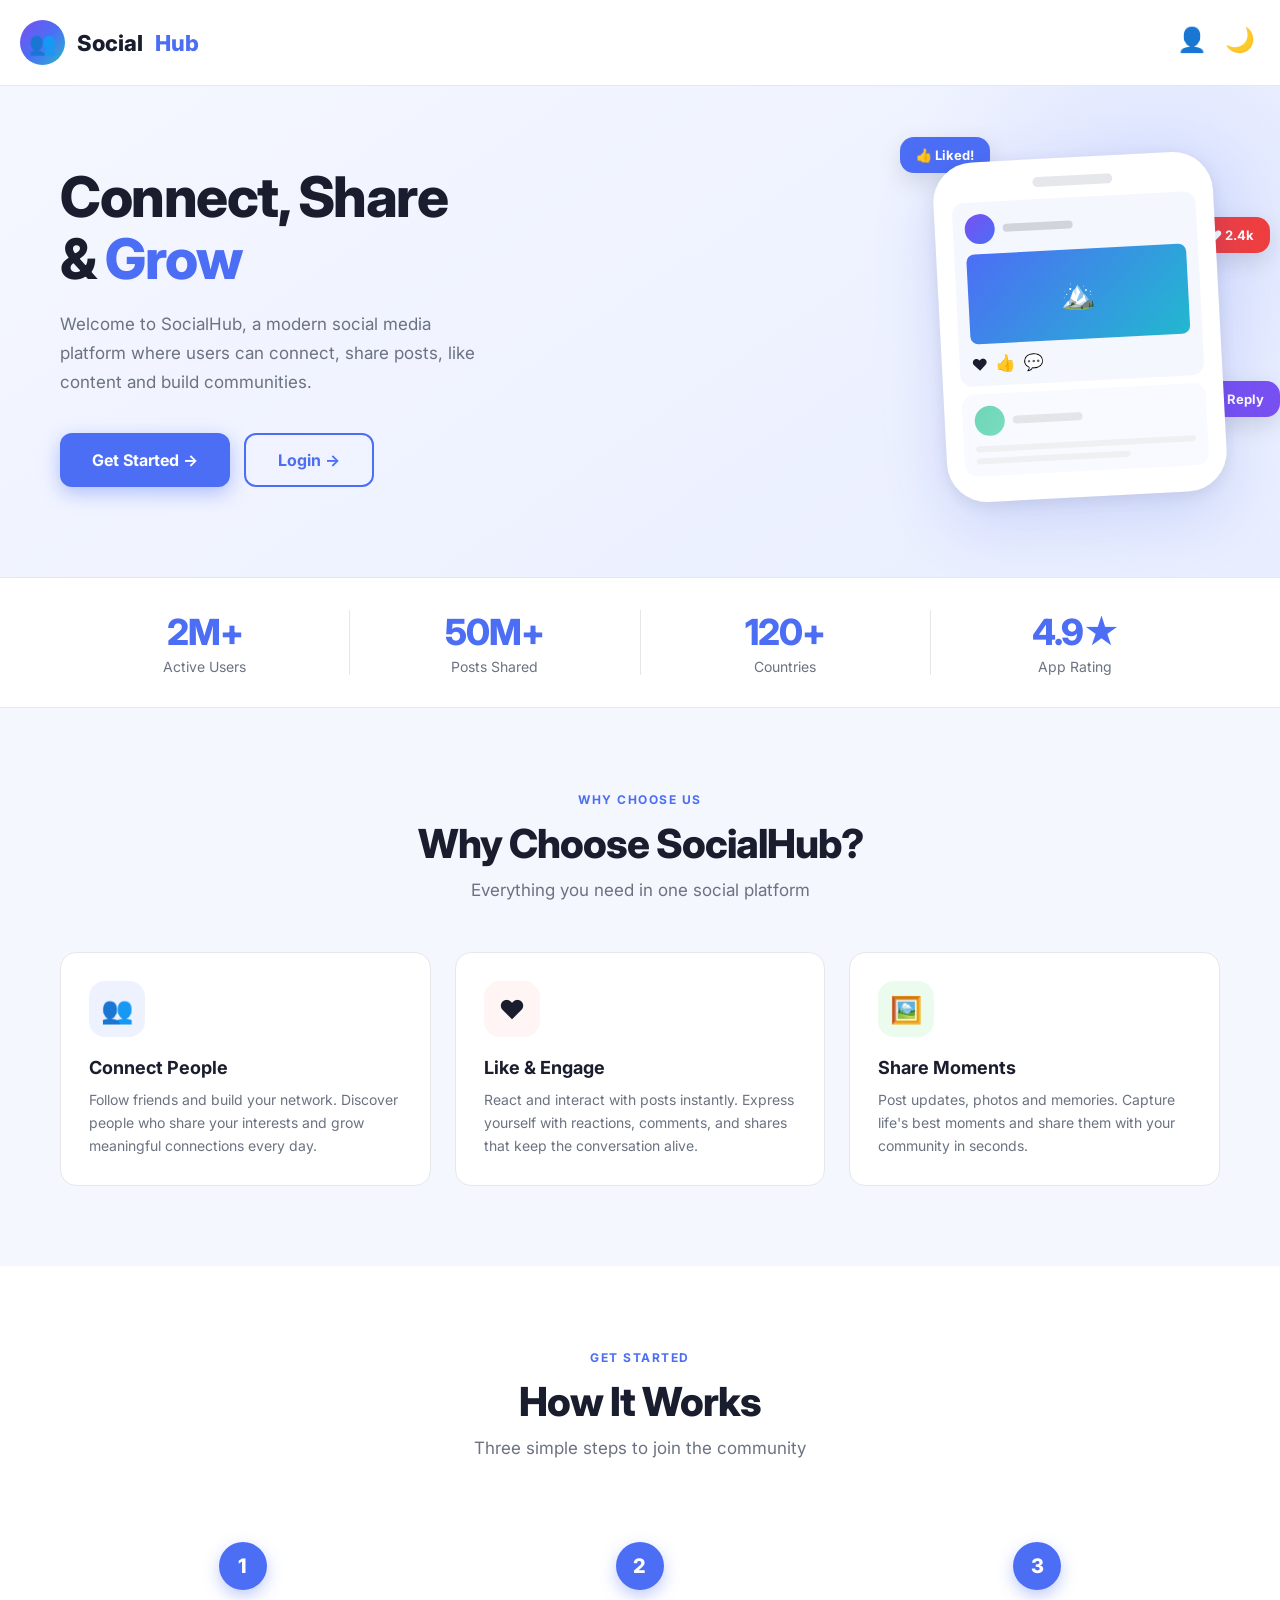
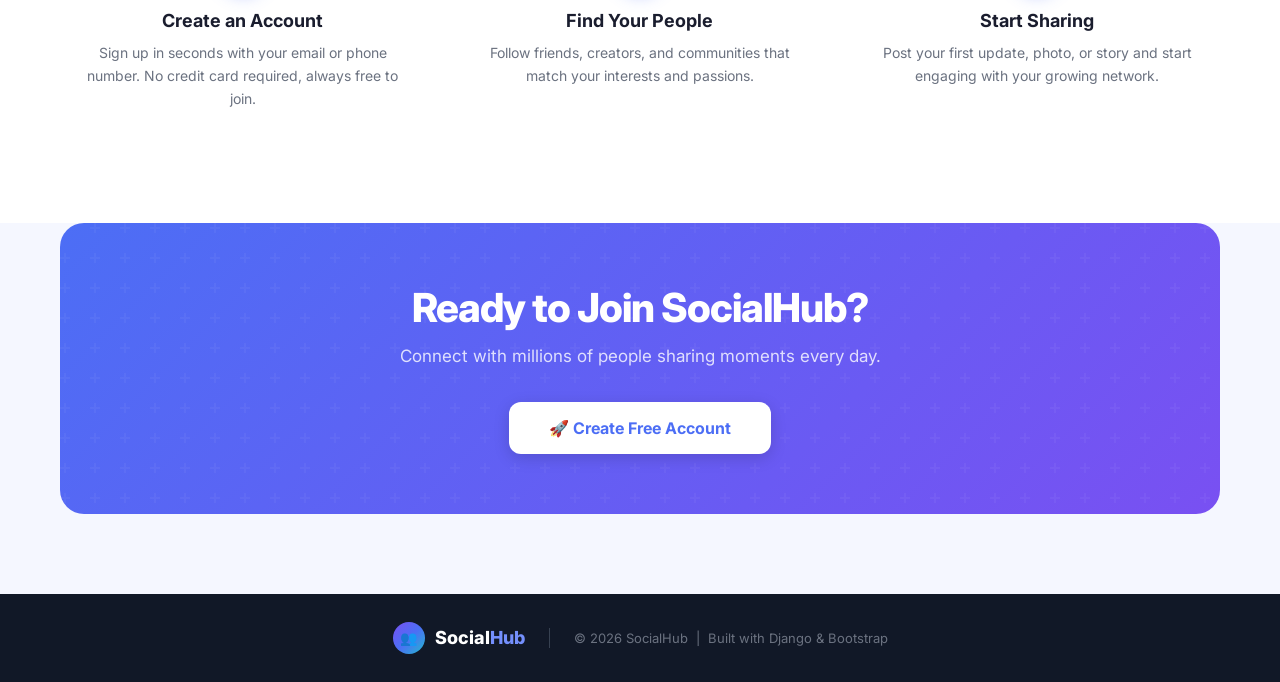
<file: templates/landing.html>
<!DOCTYPE html>
<html lang="en">
<head>
<meta charset="UTF-8">
<meta name="viewport" content="width=device-width, initial-scale=1.0">
<title>SocialHub – Connect, Share & Grow</title>
<link href="https://fonts.googleapis.com/css2?family=Inter:wght@400;500;600;700;800&display=swap" rel="stylesheet">
<style>
  *, *::before, *::after { box-sizing: border-box; margin: 0; padding: 0; }

  :root {
    --blue:       #3B5BDB;
    --blue-light: #4C6EF5;
    --blue-dark:  #2F4AC3;
    --lavender:   #EEF2FF;
    --bg:         #F5F7FF;
    --white:      #FFFFFF;
    --text:       #1A1D2E;
    --muted:      #6B7280;
    --border:     #E5E7EB;
    --red:        #F03E3E;
    --green:      #12B886;
    --purple:     #7950F2;
    --radius:     16px;
  }

  body {
    font-family: 'Inter', sans-serif;
    background: var(--bg);
    color: var(--text);
    -webkit-font-smoothing: antialiased;
  }

  /* ── NAV ── */
  nav {
    display: flex;
    align-items: center;
    justify-content: space-between;
    padding: 20px 60px;
    background: var(--white);
    box-shadow: 0 1px 0 var(--border);
    position: sticky; top: 0; z-index: 100;
  }
  
  .logo{

display:flex;
align-items:center;
gap:12px;

font-weight:800;
font-size:22px;
margin-left:-40px;

}


.logo-icon{

width:45px;
height:45px;

border-radius:50%;

background:linear-gradient(135deg,#7950F2,#4C6EF5,#22B8CF);

display:flex;
align-items:center;
justify-content:center;

font-size:22px;

}


.logo span{

color:#4C6EF5;

}
  .nav-links {
    display: flex; gap: 32px; list-style: none;
  }
  .nav-links a {
    text-decoration: none; color: var(--muted);
    font-size: 15px; font-weight: 500; transition: color .2s;
  }
  .nav-links a:hover { color: var(--text); }
  .nav-cta { display: flex; gap: 12px; }
  .btn-outline {
    padding: 10px 22px; border-radius: 10px;
    border: 1.5px solid var(--blue-light); color: var(--blue-light);
    background: transparent; font-size: 14px; font-weight: 600;
    cursor: pointer; transition: all .2s; text-decoration: none;
  }
  .btn-outline:hover { background: var(--lavender); }
  .btn-primary {
    padding: 10px 22px; border-radius: 10px;
    background: var(--blue-light); color: #fff;
    border: none; font-size: 14px; font-weight: 600;
    cursor: pointer; transition: all .2s; text-decoration: none;
  }
  .btn-primary:hover { background: var(--blue-dark); transform: translateY(-1px); }

  /* ── HERO ── */
  .hero {
    display: flex; align-items: center; justify-content: space-between;
    padding: 72px 60px 80px;
    background: linear-gradient(145deg, #F5F7FF 0%, #EEF2FF 60%, #E8EEFF 100%);
    overflow: hidden; position: relative;
  }
  .hero::before {
    content: ''; position: absolute; right: -120px; top: -120px;
    width: 500px; height: 500px; border-radius: 50%;
    background: radial-gradient(circle, rgba(76,110,245,.12) 0%, transparent 70%);
  }
  .hero-text { max-width: 520px; position: relative; z-index: 2; }
  .hero-badge {
    display: inline-flex; align-items: center; gap: 8px;
    background: var(--white); border: 1px solid var(--border);
    padding: 6px 14px; border-radius: 99px;
    font-size: 13px; font-weight: 500; color: var(--blue-light);
    margin-bottom: 28px; box-shadow: 0 2px 8px rgba(0,0,0,.06);
  }
  .hero-badge span { color: var(--muted); }
  .hero h1 {
    font-size: 56px; font-weight: 800; line-height: 1.1;
    letter-spacing: -1.5px; color: var(--text); margin-bottom: 20px;
  }
  .hero h1 em { font-style: normal; color: var(--blue-light); }
  .hero p {
    font-size: 17px; color: var(--muted); line-height: 1.7;
    margin-bottom: 36px; max-width: 440px;
  }
  .hero-actions { display: flex; gap: 14px; }
  .hero-btn-primary {
    display: inline-flex; align-items: center; gap: 8px;
    padding: 15px 32px; border-radius: 12px;
    background: var(--blue-light); color: #fff;
    font-size: 16px; font-weight: 700; border: none;
    cursor: pointer; transition: all .25s;
    box-shadow: 0 6px 20px rgba(76,110,245,.4);
    text-decoration: none;
  }
  .hero-btn-primary:hover { background: var(--blue-dark); transform: translateY(-2px); box-shadow: 0 10px 28px rgba(76,110,245,.45); }
  .hero-btn-outline {
    display: inline-flex; align-items: center; gap: 8px;
    padding: 15px 32px; border-radius: 12px;
    border: 2px solid var(--blue-light); color: var(--blue-light);
    font-size: 16px; font-weight: 700; background: transparent;
    cursor: pointer; transition: all .25s; text-decoration: none;
  }
  .hero-btn-outline:hover { background: var(--lavender); transform: translateY(-2px); }

  /* ── PHONE MOCKUP ── */
  .hero-visual { position: relative; z-index: 2; }
  .phone-wrap {
    position: relative; width: 280px;
  }
  .phone {
    background: var(--white);
    border-radius: 40px;
    padding: 16px;
    box-shadow: 0 24px 64px rgba(59,91,219,.18), 0 4px 16px rgba(0,0,0,.08);
    transform: rotate(-3deg);
    border: 2px solid rgba(255,255,255,.8);
  }
  .phone-notch {
    width: 80px; height: 10px; background: #E5E7EB;
    border-radius: 99px; margin: 0 auto 12px;
  }
  .phone-post {
    background: #F5F7FF; border-radius: 12px; padding: 12px; margin-bottom: 8px;
  }
  .phone-user { display: flex; align-items: center; gap: 8px; margin-bottom: 10px; }
  .phone-avatar { width: 30px; height: 30px; border-radius: 50%; background: linear-gradient(135deg, #7950F2, #4C6EF5); }
  .phone-name { width: 70px; height: 8px; background: #D1D5DB; border-radius: 4px; }
  .phone-img {
    width: 100%; height: 90px; border-radius: 8px;
    background: linear-gradient(135deg, #4C6EF5 0%, #22B8CF 100%);
    margin-bottom: 10px; display: flex; align-items: center; justify-content: center;
    font-size: 28px;
  }
  .phone-reactions { display: flex; gap: 8px; }
  .phone-react { font-size: 16px; }

  /* floating badges */
  .float-badge {
    position: absolute;
    border-radius: 14px; padding: 10px 16px;
    font-size: 13px; font-weight: 700;
    display: flex; align-items: center; gap: 8px;
    box-shadow: 0 8px 24px rgba(0,0,0,.12);
    animation: float 3s ease-in-out infinite;
  }
  .float-like {
    background: var(--blue-light); color: #fff;
    top: -20px; left: -40px;
    animation-delay: 0s;
  }
  .float-heart {
    background: var(--red); color: #fff;
    right: -50px; top: 60px;
    animation-delay: .8s;
  }
  .float-chat {
    background: var(--purple); color: #fff;
    right: -60px; bottom: 80px;
    animation-delay: 1.6s;
  }
  @keyframes float {
    0%, 100% { transform: translateY(0); }
    50%       { transform: translateY(-10px); }
  }

  /* ── STATS STRIP ── */
  .stats {
    display: flex; justify-content: center; gap: 0;
    background: var(--white);
    border-top: 1px solid var(--border); border-bottom: 1px solid var(--border);
    padding: 32px 60px;
  }
  .stat-item {
    flex: 1; text-align: center; padding: 0 32px;
    border-right: 1px solid var(--border);
  }
  .stat-item:last-child { border-right: none; }
  .stat-num { font-size: 36px; font-weight: 800; color: var(--blue-light); letter-spacing: -1px; }
  .stat-label { font-size: 14px; color: var(--muted); margin-top: 4px; }

  /* ── FEATURES ── */
  .features { padding: 80px 60px; background: var(--bg); }
  .section-header { text-align: center; margin-bottom: 52px; }
  .section-eyebrow {
    display: inline-block; font-size: 12px; font-weight: 700;
    letter-spacing: 1.5px; text-transform: uppercase;
    color: var(--blue-light); margin-bottom: 12px;
  }
  .section-header h2 {
    font-size: 40px; font-weight: 800; letter-spacing: -1px;
    color: var(--text); margin-bottom: 12px;
  }
  .section-header p { font-size: 17px; color: var(--muted); max-width: 480px; margin: 0 auto; }

  .cards { display: grid; grid-template-columns: repeat(3, 1fr); gap: 24px; }
  .card {
    background: var(--white); border-radius: var(--radius);
    padding: 28px; border: 1.5px solid var(--border);
    transition: all .25s;
  }
  .card:hover { transform: translateY(-4px); box-shadow: 0 16px 40px rgba(59,91,219,.1); border-color: var(--blue-light); }
  .card-icon {
    width: 56px; height: 56px; border-radius: 16px;
    display: flex; align-items: center; justify-content: center;
    font-size: 26px; margin-bottom: 20px;
  }
  .icon-blue   { background: #EEF2FF; }
  .icon-red    { background: #FFF5F5; }
  .icon-green  { background: #EBFBEE; }
  .card h3 { font-size: 18px; font-weight: 700; margin-bottom: 10px; }
  .card p  { font-size: 14px; color: var(--muted); line-height: 1.65; }

  /* ── HOW IT WORKS ── */
  .how { padding: 80px 60px; background: var(--white); }
  .steps { display: grid; grid-template-columns: repeat(3,1fr); gap: 32px; margin-top: 52px; }
  .step { text-align: center; padding: 32px 24px; position: relative; }
  .step-num {
    width: 48px; height: 48px; border-radius: 50%;
    background: var(--blue-light); color: #fff;
    font-size: 20px; font-weight: 800;
    display: flex; align-items: center; justify-content: center;
    margin: 0 auto 20px;
    box-shadow: 0 6px 16px rgba(76,110,245,.35);
  }
  .step h3 { font-size: 18px; font-weight: 700; margin-bottom: 10px; }
  .step p  { font-size: 14px; color: var(--muted); line-height: 1.65; }

  /* ── CTA BANNER ── */
  .cta-banner {
    margin: 0 60px 80px;
    background: linear-gradient(135deg, #4C6EF5 0%, #7950F2 100%);
    border-radius: 24px; padding: 60px;
    text-align: center; position: relative; overflow: hidden;
  }
  .cta-banner::before {
    content: ''; position: absolute; inset: 0;
    background: url("data:image/svg+xml,%3Csvg width='60' height='60' viewBox='0 0 60 60' xmlns='http://www.w3.org/2000/svg'%3E%3Cg fill='none' fill-rule='evenodd'%3E%3Cg fill='%23ffffff' fill-opacity='0.04'%3E%3Cpath d='M36 34v-4h-2v4h-4v2h4v4h2v-4h4v-2h-4zm0-30V0h-2v4h-4v2h4v4h2V6h4V4h-4zM6 34v-4H4v4H0v2h4v4h2v-4h4v-2H6zM6 4V0H4v4H0v2h4v4h2V6h4V4H6z'/%3E%3C/g%3E%3C/g%3E%3C/svg%3E");
  }
  .cta-banner h2 { font-size: 40px; font-weight: 800; color: #fff; letter-spacing: -1px; margin-bottom: 14px; position: relative; }
  .cta-banner p  { font-size: 17px; color: rgba(255,255,255,.8); margin-bottom: 36px; position: relative; }
  .cta-btn {
    display: inline-flex; align-items: center; gap: 10px;
    background: #fff; color: var(--blue-light);
    padding: 16px 40px; border-radius: 12px;
    font-size: 16px; font-weight: 700;
    text-decoration: none; position: relative;
    transition: all .25s;
    box-shadow: 0 4px 16px rgba(0,0,0,.15);
  }
  .cta-btn:hover { transform: translateY(-2px); box-shadow: 0 8px 28px rgba(0,0,0,.2); }

  /* ── FOOTER ── */
  footer {
    background: #111827; padding: 28px 60px;
    display: flex; align-items: center; justify-content: center; gap: 24px;
    flex-wrap: wrap;
  }
  .footer-logo { display: flex; align-items: center; gap: 10px; }
  .footer-logo .logo-icon { width: 32px; height: 32px; font-size: 14px; }
  .footer-logo span { font-size: 18px; font-weight: 800; color: #fff; }
  .footer-logo span em { font-style: normal; color: #748FFC; }
  .footer-divider { width: 1px; height: 20px; background: #374151; }
  .footer-copy { font-size: 13px; color: #6B7280; }

  /* ── RESPONSIVE ── */
  @media (max-width: 900px) {
    nav { padding: 16px 24px; }
    .nav-links { display: none; }
    .hero { flex-direction: column; padding: 48px 24px 60px; text-align: center; }
    .hero h1 { font-size: 40px; }
    .hero-actions { justify-content: center; }
    .hero-visual { margin-top: 48px; }
    .stats { padding: 24px; flex-wrap: wrap; }
    .stat-item { border-right: none; border-bottom: 1px solid var(--border); padding: 16px 0; }
    .cards, .steps { grid-template-columns: 1fr; }
    .features, .how { padding: 60px 24px; }
    .cta-banner { margin: 0 24px 60px; padding: 40px 24px; }
    .cta-banner h2 { font-size: 28px; }
    footer { padding: 24px; gap: 12px; }
    .phone-wrap { width: 220px; }
  }
/* ================= TOP MENU ================= */

.top-menu{

    position:fixed;

    top:25px;

    right:60px;

    z-index:9999;

    display:flex;

    align-items:center;

    gap:18px;

}



/* ADMIN + MOON BUTTON */

.admin-profile,
.theme-btn{

    background:none !important;

    border:none !important;

    width:auto !important;

    height:auto !important;

    padding:0;

    font-size:24px;

    cursor:pointer;

    display:flex;

    align-items:center;

    justify-content:center;

    text-decoration:none;

    transition:.3s;

}



.admin-profile:hover,
.theme-btn:hover{

    transform:scale(1.15);

}



/* ================= DARK MODE ================= */


body.dark-mode{

    background:#121212 !important;

    color:white !important;

}



/* NAV */

body.dark-mode nav{

    background:#1e1e1e !important;

    box-shadow:0 1px 0 #333;

}



/* ALL SECTIONS */


body.dark-mode .hero,
body.dark-mode .stats,
body.dark-mode .features,
body.dark-mode .how,
body.dark-mode .card,
body.dark-mode .step{

    background:#1e1e1e !important;

    color:white !important;

}



/* TEXT */


body.dark-mode h1,
body.dark-mode h2,
body.dark-mode h3,
body.dark-mode h4{

    color:white !important;

}



body.dark-mode p,
body.dark-mode .stat-label,
body.dark-mode .section-header p,
body.dark-mode .card p,
body.dark-mode .step p{

    color:#cccccc !important;

}



/* PHONE */


body.dark-mode .phone{

    background:#222 !important;

}


body.dark-mode .phone-post{

    background:#333 !important;

}



/* CARD BORDER */


body.dark-mode .card,
body.dark-mode .stats{

    border-color:#444 !important;

}



/* HERO */


body.dark-mode .hero{

    background:linear-gradient(
        145deg,
        #121212,
        #1b1b1b
    ) !important;

}



body.dark-mode .hero h1{

    color:white !important;

}



body.dark-mode .hero p{

    color:#bbb !important;

}



/* BUTTON */


body.dark-mode .hero-btn-outline{

    color:white !important;

    border-color:#777 !important;

}



/* FEATURES */


body.dark-mode .features{

    background:#121212 !important;

}



body.dark-mode .card{

    background:#1e1e1e !important;

    border-color:#333 !important;

}



/* HOW */


body.dark-mode .how{

    background:#121212 !important;

}



/* CTA */


body.dark-mode .cta-banner{

    opacity:.95;

}



/* FOOTER */


body.dark-mode footer{

    background:#050505 !important;

}



/* MOON ICON */

body.dark-mode .theme-btn{

    color:white !important;

}



/* MOBILE */

@media(max-width:600px){

.top-menu{

    right:20px;

}

}
</style>
</head>
<body>

<!-- NAV -->
<nav>
  <div class="logo">
    <div class="logo-icon">👥</div>
    Social<span>Hub</span>
  </div>
 
 <div class="top-menu">


<a href="/admin/" class="admin-profile">

👤

</a>



<div onclick="toggleTheme()" class="theme-btn" style="margin-right:-35px;">

🌙

</div>


</div>

</nav>

<!-- HERO -->
<section class="hero">
  <div class="hero-text">
    <h1>Connect, Share<br>&amp; <em>Grow</em></h1>
    <p>Welcome to SocialHub, a modern social media platform where users can connect, share posts, like content and build communities.</p>
    <div class="hero-actions">
      <a href="/register/" class="hero-btn-primary">Get Started →</a>
      <a href="/login/" class="hero-btn-outline">Login →</a>
    </div>
  </div>

  <div class="hero-visual">
    <div class="phone-wrap">
      <div class="float-badge float-like">👍 Liked!</div>
      <div class="float-badge float-heart">❤️ 2.4k</div>
      <div class="float-badge float-chat">💬 Reply</div>
      <div class="phone">
        <div class="phone-notch"></div>
        <div class="phone-post">
          <div class="phone-user">
            <div class="phone-avatar"></div>
            <div class="phone-name"></div>
          </div>
          <div class="phone-img">🏔️</div>
          <div class="phone-reactions">
            <span class="phone-react">❤️</span>
            <span class="phone-react">👍</span>
            <span class="phone-react">💬</span>
          </div>
        </div>
        <div class="phone-post" style="opacity:.6;">
          <div class="phone-user">
            <div class="phone-avatar" style="background:linear-gradient(135deg,#12B886,#20C997);"></div>
            <div class="phone-name"></div>
          </div>
          <div style="height:6px;background:#E5E7EB;border-radius:4px;margin-bottom:6px;"></div>
          <div style="height:6px;background:#E5E7EB;border-radius:4px;width:70%;"></div>
        </div>
      </div>
    </div>
  </div>
</section>

<!-- STATS -->
<div class="stats">
  <div class="stat-item"><div class="stat-num">2M+</div><div class="stat-label">Active Users</div></div>
  <div class="stat-item"><div class="stat-num">50M+</div><div class="stat-label">Posts Shared</div></div>
  <div class="stat-item"><div class="stat-num">120+</div><div class="stat-label">Countries</div></div>
  <div class="stat-item"><div class="stat-num">4.9★</div><div class="stat-label">App Rating</div></div>
</div>

<!-- FEATURES -->
<section class="features">
  <div class="section-header">
    <div class="section-eyebrow">Why Choose Us</div>
    <h2>Why Choose SocialHub?</h2>
    <p>Everything you need in one social platform</p>
  </div>
  <div class="cards">
    <div class="card">
      <div class="card-icon icon-blue">👥</div>
      <h3>Connect People</h3>
      <p>Follow friends and build your network. Discover people who share your interests and grow meaningful connections every day.</p>
    </div>
    <div class="card">
      <div class="card-icon icon-red">❤️</div>
      <h3>Like &amp; Engage</h3>
      <p>React and interact with posts instantly. Express yourself with reactions, comments, and shares that keep the conversation alive.</p>
    </div>
    <div class="card">
      <div class="card-icon icon-green">🖼️</div>
      <h3>Share Moments</h3>
      <p>Post updates, photos and memories. Capture life's best moments and share them with your community in seconds.</p>
    </div>
  </div>
</section>

<!-- HOW IT WORKS -->
<section class="how">
  <div class="section-header">
    <div class="section-eyebrow">Get Started</div>
    <h2>How It Works</h2>
    <p>Three simple steps to join the community</p>
  </div>
  <div class="steps">
    <div class="step">
      <div class="step-num">1</div>
      <h3>Create an Account</h3>
      <p>Sign up in seconds with your email or phone number. No credit card required, always free to join.</p>
    </div>
    <div class="step">
      <div class="step-num">2</div>
      <h3>Find Your People</h3>
      <p>Follow friends, creators, and communities that match your interests and passions.</p>
    </div>
    <div class="step">
      <div class="step-num">3</div>
      <h3>Start Sharing</h3>
      <p>Post your first update, photo, or story and start engaging with your growing network.</p>
    </div>
  </div>
</section>

<!-- CTA -->
<div class="cta-banner">
  <h2>Ready to Join SocialHub?</h2>
  <p>Connect with millions of people sharing moments every day.</p>
  <a href="/register/" class="cta-btn">🚀 Create Free Account</a>
</div>

<!-- FOOTER -->
<footer>
  <div class="footer-logo">
    <div class="logo-icon" style="width:32px;height:32px;font-size:14px;">👥</div>
    <span>Social<em>Hub</em></span>
  </div>
  <div class="footer-divider"></div>
  <div class="footer-copy">© 2026 SocialHub &nbsp;|&nbsp; Built with Django &amp; Bootstrap</div>
</footer>
<script>

function toggleTheme(){

    document.body.classList.toggle("dark-mode");


    if(document.body.classList.contains("dark-mode")){

        localStorage.setItem("theme","dark");

    }
    else{

        localStorage.setItem("theme","light");

    }

}



// refresh ke baad theme maintain rahega

window.onload = function(){

    if(localStorage.getItem("theme") === "dark"){

        document.body.classList.add("dark-mode");

    }

}

</script>
</body>
</html>
</file>
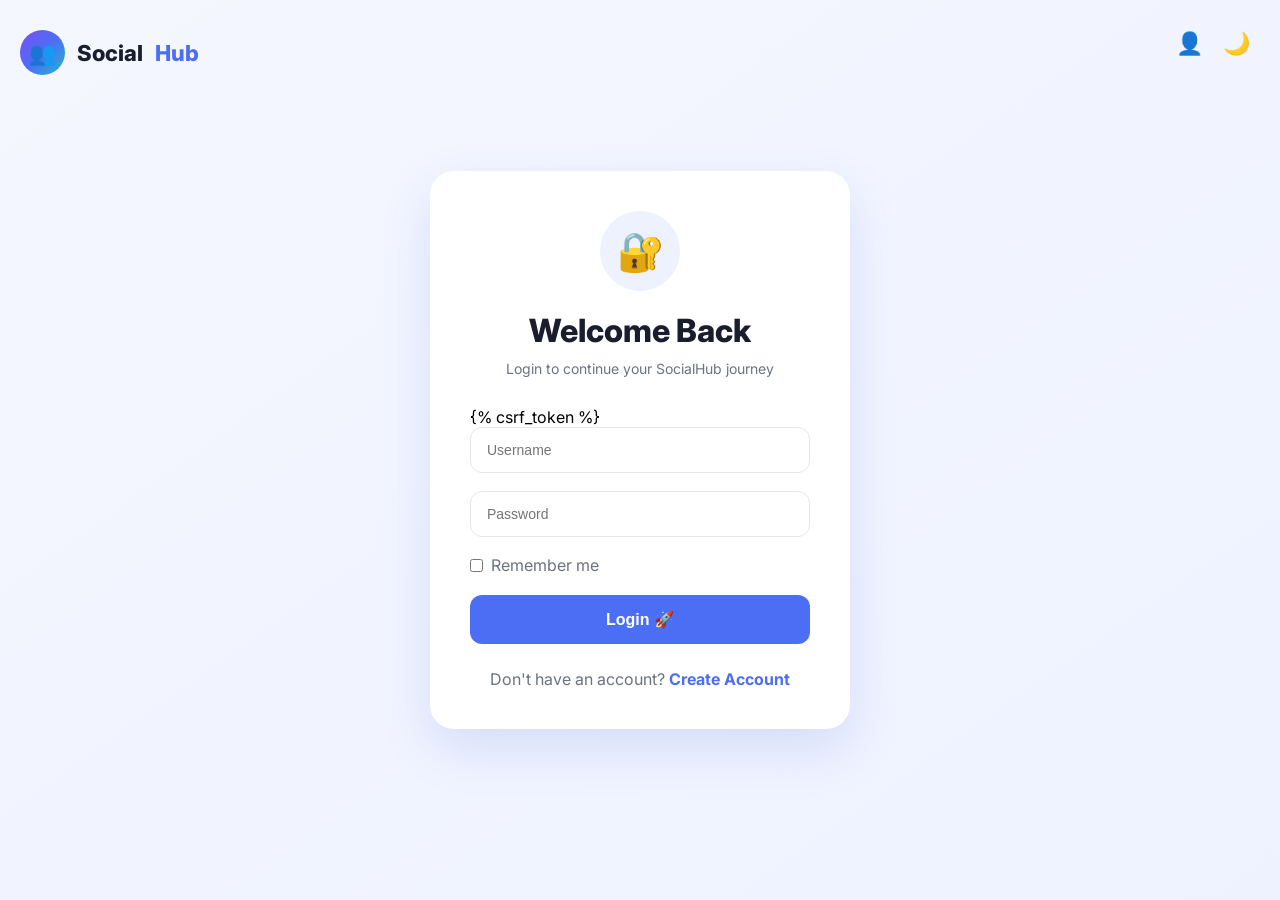
<file: templates/login.html>
<!DOCTYPE html>
<html lang="en">
<head>

<meta charset="UTF-8">
<meta name="viewport" content="width=device-width, initial-scale=1.0">

<title>SocialHub - Login</title>

<link href="https://fonts.googleapis.com/css2?family=Inter:wght@400;600;700;800&display=swap" rel="stylesheet">


<style>


*{
margin:0;
padding:0;
box-sizing:border-box;
}


body{

font-family:'Inter',sans-serif;

background:linear-gradient(145deg,#F5F7FF,#EEF2FF);

height:100vh;

display:flex;

justify-content:center;

align-items:center;

transition:.3s;

}



/* LOGO */


.logo{

position:absolute;

top:30px;

left:60px;

display:flex;

align-items:center;

gap:12px;

font-size:22px;
margin-left:-40px;
font-weight:800;

color:#1A1D2E;

}


.logo-icon{

width:45px;
height:45px;

border-radius:50%;

background:linear-gradient(135deg,#7950F2,#4C6EF5,#22B8CF);

display:flex;

align-items:center;

justify-content:center;

font-size:22px;

}



.logo span{

color:#4C6EF5;

}



/* TOP MENU */


.top-menu{

position:fixed;

top:30px;

right:60px;

display:flex;

align-items:center;

gap:20px;

z-index:9999;

}



.admin-profile{


font-size:22px;

text-decoration:none;

cursor:pointer;

background:none;

}



.theme-btn{


font-size:22px;
margin-right:-30px;
cursor:pointer;

background:none;

}



.admin-profile:hover,
.theme-btn:hover{

transform:scale(1.15);

}




/* LOGIN BOX */


.login-box{

width:420px;

background:white;

padding:40px;

border-radius:24px;

box-shadow:0 20px 50px rgba(59,91,219,.15);

transition:.3s;

}




/* ICON */


.login-icon{

width:80px;

height:80px;

border-radius:50%;

background:#EEF2FF;

display:flex;

align-items:center;

justify-content:center;

font-size:38px;

margin:auto;

margin-bottom:20px;

}




h1{

text-align:center;

font-size:32px;

font-weight:800;

color:#1A1D2E;

margin-bottom:10px;

}



.subtitle{

text-align:center;

font-size:14px;

color:#6B7280;

margin-bottom:30px;

}




/* INPUT */


input{

width:100%;

padding:14px 16px;

border-radius:12px;

border:1px solid #E5E7EB;

margin-bottom:18px;

font-size:14px;

outline:none;

}



input:focus{

border-color:#4C6EF5;

}





.remember{

display:flex;

align-items:center;

gap:8px;

color:#6B7280;

margin-bottom:20px;

}



.remember input{

width:auto;

margin:0;

}





button{


width:100%;

padding:15px;

border:none;

border-radius:12px;

background:#4C6EF5;

color:white;

font-size:16px;

font-weight:700;

cursor:pointer;

}



button:hover{

background:#2F4AC3;

}




.register{

text-align:center;

margin-top:25px;

color:#6B7280;

}



.register a{

color:#4C6EF5;

font-weight:700;

text-decoration:none;

}






/* =================
 DARK MODE
================= */


body.dark-mode{

background:#121212;

color:white;

}




body.dark-mode .logo{

color:white;

}





body.dark-mode .login-box{

background:#1e1e1e;

box-shadow:0 20px 50px rgba(0,0,0,.7);

}




body.dark-mode .login-icon{

background:#333;

}




body.dark-mode h1{

color:white;

}




body.dark-mode .subtitle{

color:#aaa;

}





body.dark-mode input{

background:#000;

color:white;

border:1px solid #555;

}





body.dark-mode input::placeholder{

color:#aaa;

}





body.dark-mode .remember{

color:#ccc;

}





body.dark-mode .register{

color:#aaa;

}





body.dark-mode .admin-profile,
body.dark-mode .theme-btn{

color:white;

}





@media(max-width:600px){


.logo{

left:20px;

}



.top-menu{

right:20px;

}



.login-box{

width:90%;

padding:30px;

}



}



</style>

</head>



<body>




<div class="logo">


<div class="logo-icon">

👥

</div>


Social<span>Hub</span>


</div>





<div class="top-menu">


<a href="/admin/" class="admin-profile">

👤

</a>



<div onclick="toggleTheme()" class="theme-btn">

🌙

</div>


</div>






<div class="login-box">



<div class="login-icon">

🔐

</div>




<h1>

Welcome Back

</h1>



<p class="subtitle">

Login to continue your SocialHub journey

</p>




<form method="POST">

{% csrf_token %}



<input 
type="text"
name="username"
placeholder="Username"
required>




<input

type="password"

name="password"

placeholder="Password"

required>




<div class="remember">


<input type="checkbox">


Remember me


</div>




<button>

Login 🚀

</button>



</form>




<div class="register">


Don't have an account?


<a href="/register/">

Create Account

</a>


</div>



</div>






<script>


function toggleTheme(){


document.body.classList.toggle("dark-mode");



if(document.body.classList.contains("dark-mode")){

localStorage.setItem("theme","dark");

}

else{

localStorage.setItem("theme","light");

}



}




window.onload=function(){


if(localStorage.getItem("theme")=="dark"){


document.body.classList.add("dark-mode");


}


}



</script>




</body>
</html>
</file>
